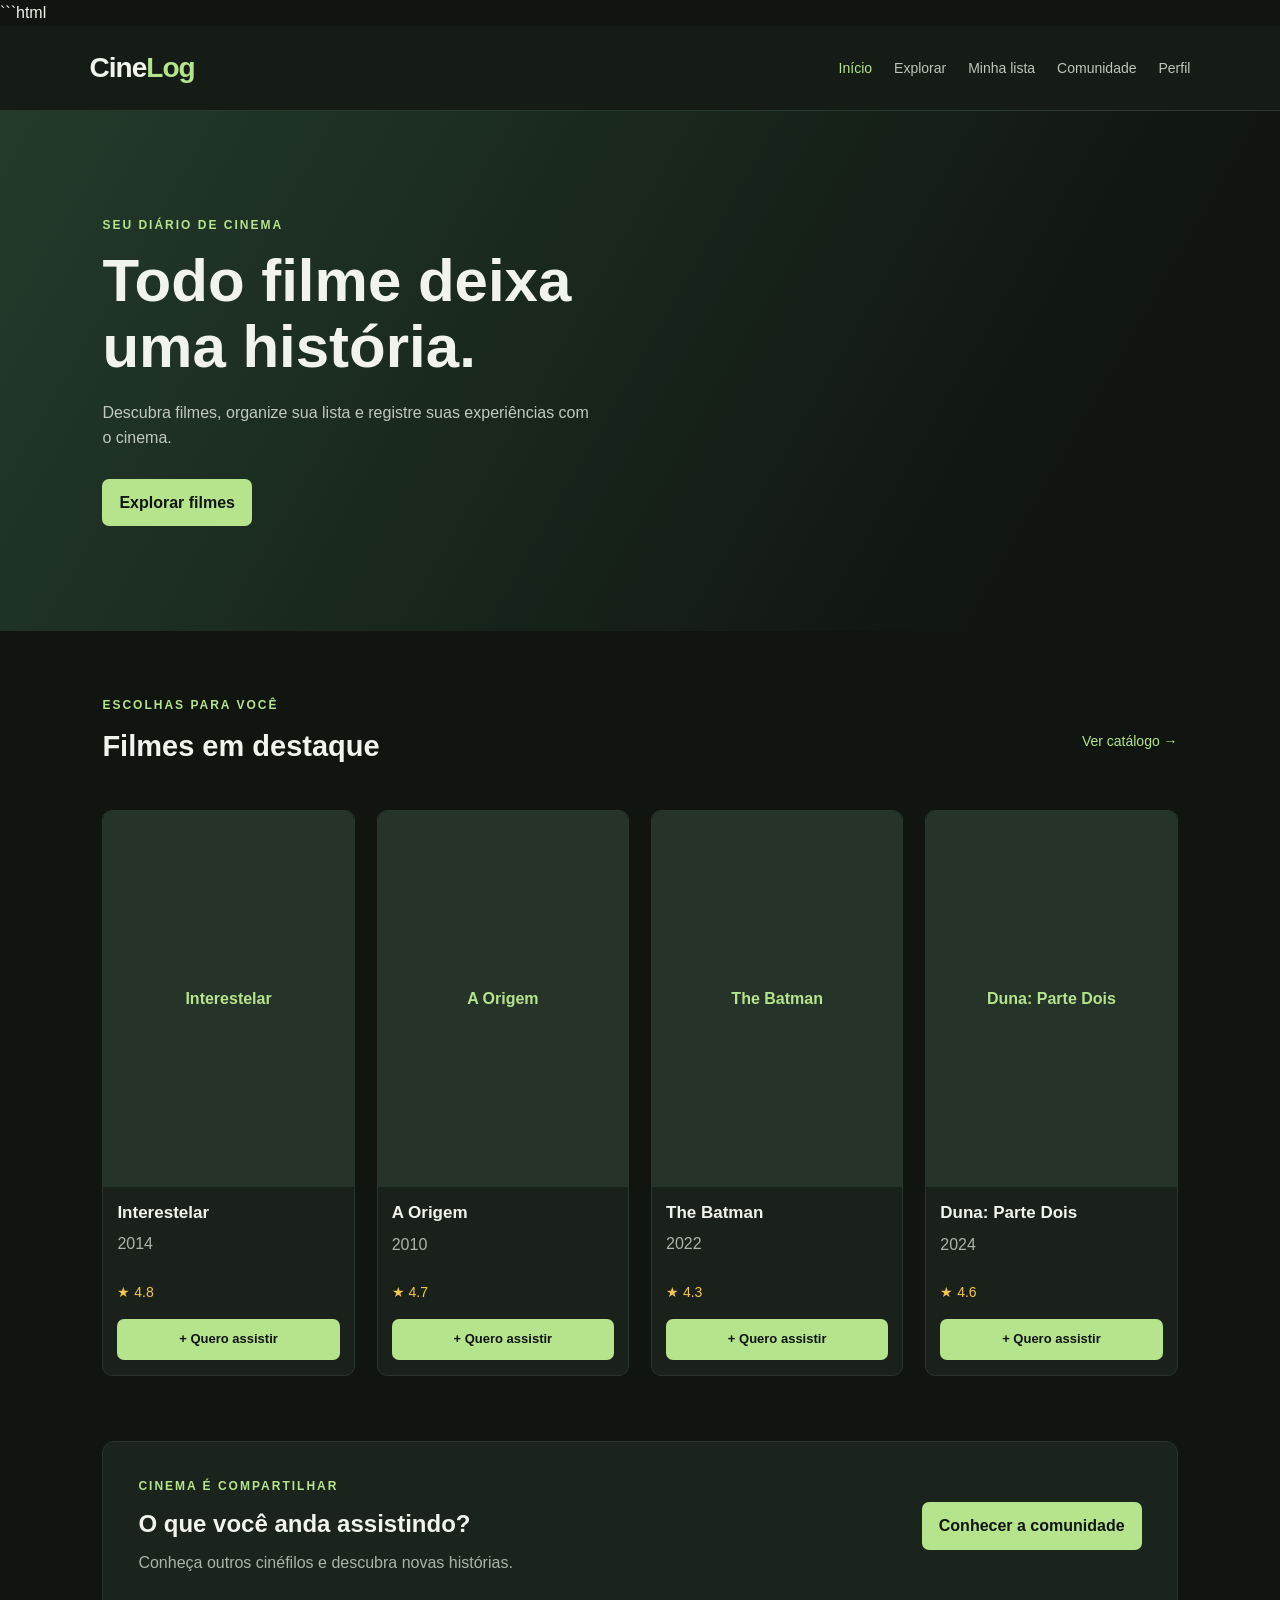
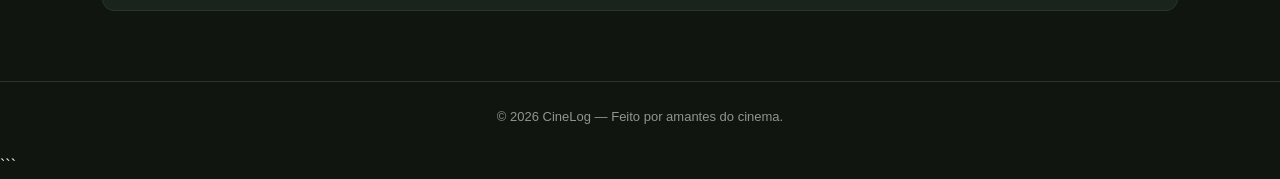
<file: index.html>
```html
<!DOCTYPE html>
<html lang="pt-BR">
<head>
    <meta charset="UTF-8">
    <meta name="viewport" content="width=device-width, initial-scale=1.0">
    <title>CineLog — Seu diário de cinema</title>
    <link rel="stylesheet" href="style.css">
    <script src="script.js" defer></script>
</head>
<body>
    <header class="cabecalho">
        <a href="index.html" class="logo">Cine<span>Log</span></a>
        <nav>
            <a href="index.html" class="ativo">Início</a>
            <a href="explorar.html">Explorar</a>
            <a href="lista.html">Minha lista</a>
            <a href="comunidade.html">Comunidade</a>
            <a href="perfil.html">Perfil</a>
        </nav>
    </header>

    <main>
        <section class="destaque">
            <p class="subtitulo">SEU DIÁRIO DE CINEMA</p>
            <h1>Todo filme deixa<br>uma história.</h1>
            <p>Descubra filmes, organize sua lista e registre suas experiências com o cinema.</p>
            <a href="explorar.html" class="botao">Explorar filmes</a>
        </section>

        <section class="secao">
            <div class="cabecalho-secao">
                <div>
                    <p class="subtitulo">ESCOLHAS PARA VOCÊ</p>
                    <h2>Filmes em destaque</h2>
                </div>
                <a href="explorar.html" class="link-ver">Ver catálogo →</a>
            </div>

            <div id="listaDestaque" class="lista-filmes"></div>
        </section>

        <section class="convite-comunidade">
            <div>
                <p class="subtitulo">CINEMA É COMPARTILHAR</p>
                <h2>O que você anda assistindo?</h2>
                <p>Conheça outros cinéfilos e descubra novas histórias.</p>
            </div>
            <a href="comunidade.html" class="botao">Conhecer a comunidade</a>
        </section>
    </main>

    <footer>
        <p>© 2026 CineLog — Feito por amantes do cinema.</p>
    </footer>
</body>
</html>
```
</file>
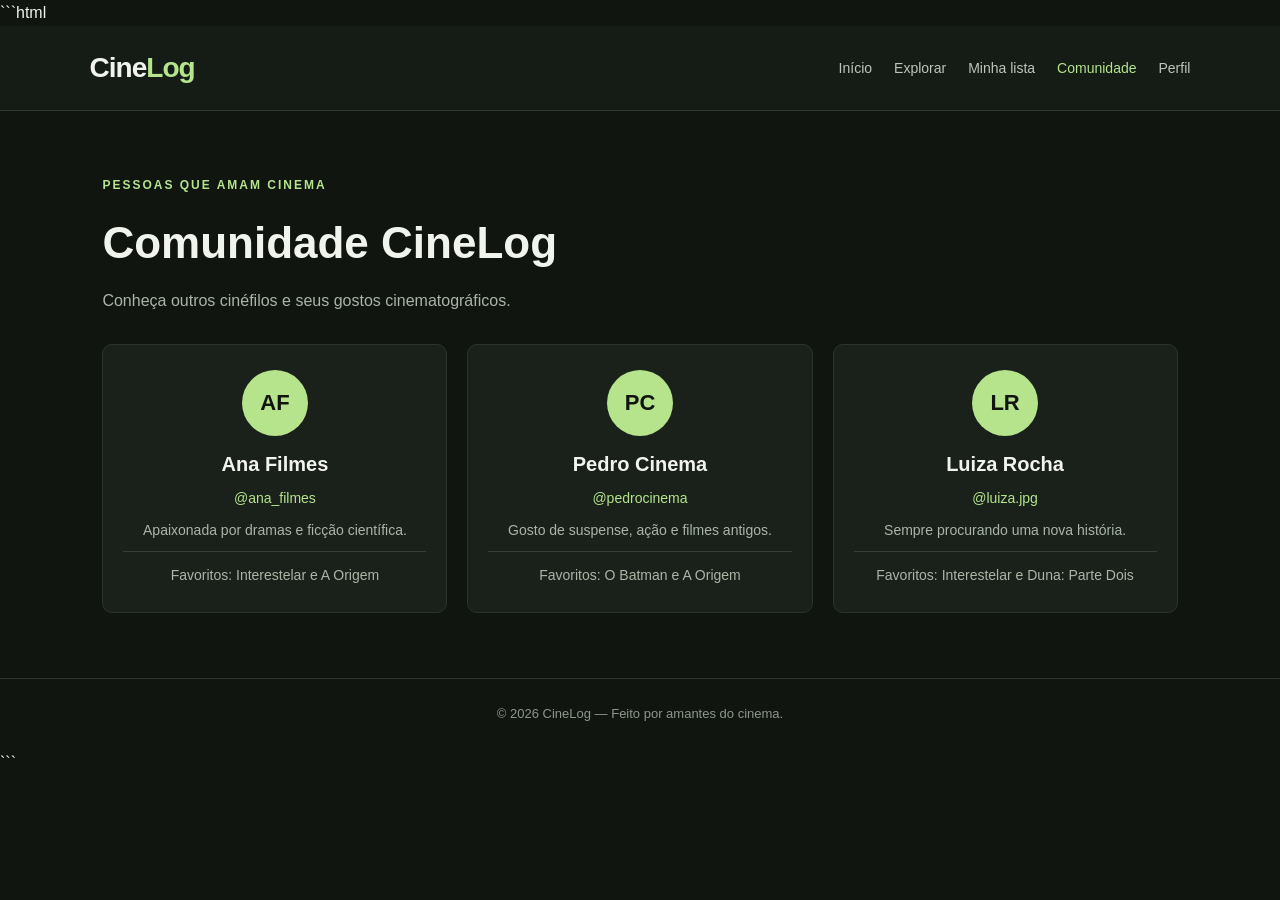
<file: comunidade.html>
```html
<!DOCTYPE html>
<html lang="pt-BR">
<head>
    <meta charset="UTF-8">
    <meta name="viewport" content="width=device-width, initial-scale=1.0">
    <title>Comunidade — CineLog</title>
    <link rel="stylesheet" href="style.css">
</head>
<body>
    <header class="cabecalho">
        <a href="index.html" class="logo">Cine<span>Log</span></a>
        <nav>
            <a href="index.html">Início</a>
            <a href="explorar.html">Explorar</a>
            <a href="lista.html">Minha lista</a>
            <a href="comunidade.html" class="ativo">Comunidade</a>
            <a href="perfil.html">Perfil</a>
        </nav>
    </header>

    <main class="secao">
        <p class="subtitulo">PESSOAS QUE AMAM CINEMA</p>
        <h1 class="titulo-pagina">Comunidade CineLog</h1>
        <p class="texto-secundario">Conheça outros cinéfilos e seus gostos cinematográficos.</p>

        <div class="lista-usuarios">
            <article class="cartao-usuario">
                <div class="avatar">AF</div>
                <h2>Ana Filmes</h2>
                <p class="usuario">@ana_filmes</p>
                <p>Apaixonada por dramas e ficção científica.</p>
                <p class="favoritos">Favoritos: Interestelar e A Origem</p>
            </article>

            <article class="cartao-usuario">
                <div class="avatar">PC</div>
                <h2>Pedro Cinema</h2>
                <p class="usuario">@pedrocinema</p>
                <p>Gosto de suspense, ação e filmes antigos.</p>
                <p class="favoritos">Favoritos: O Batman e A Origem</p>
            </article>

            <article class="cartao-usuario">
                <div class="avatar">LR</div>
                <h2>Luiza Rocha</h2>
                <p class="usuario">@luiza.jpg</p>
                <p>Sempre procurando uma nova história.</p>
                <p class="favoritos">Favoritos: Interestelar e Duna: Parte Dois</p>
            </article>
        </div>
    </main>

    <footer>
        <p>© 2026 CineLog — Feito por amantes do cinema.</p>
    </footer>
</body>
</html>
```
</file>
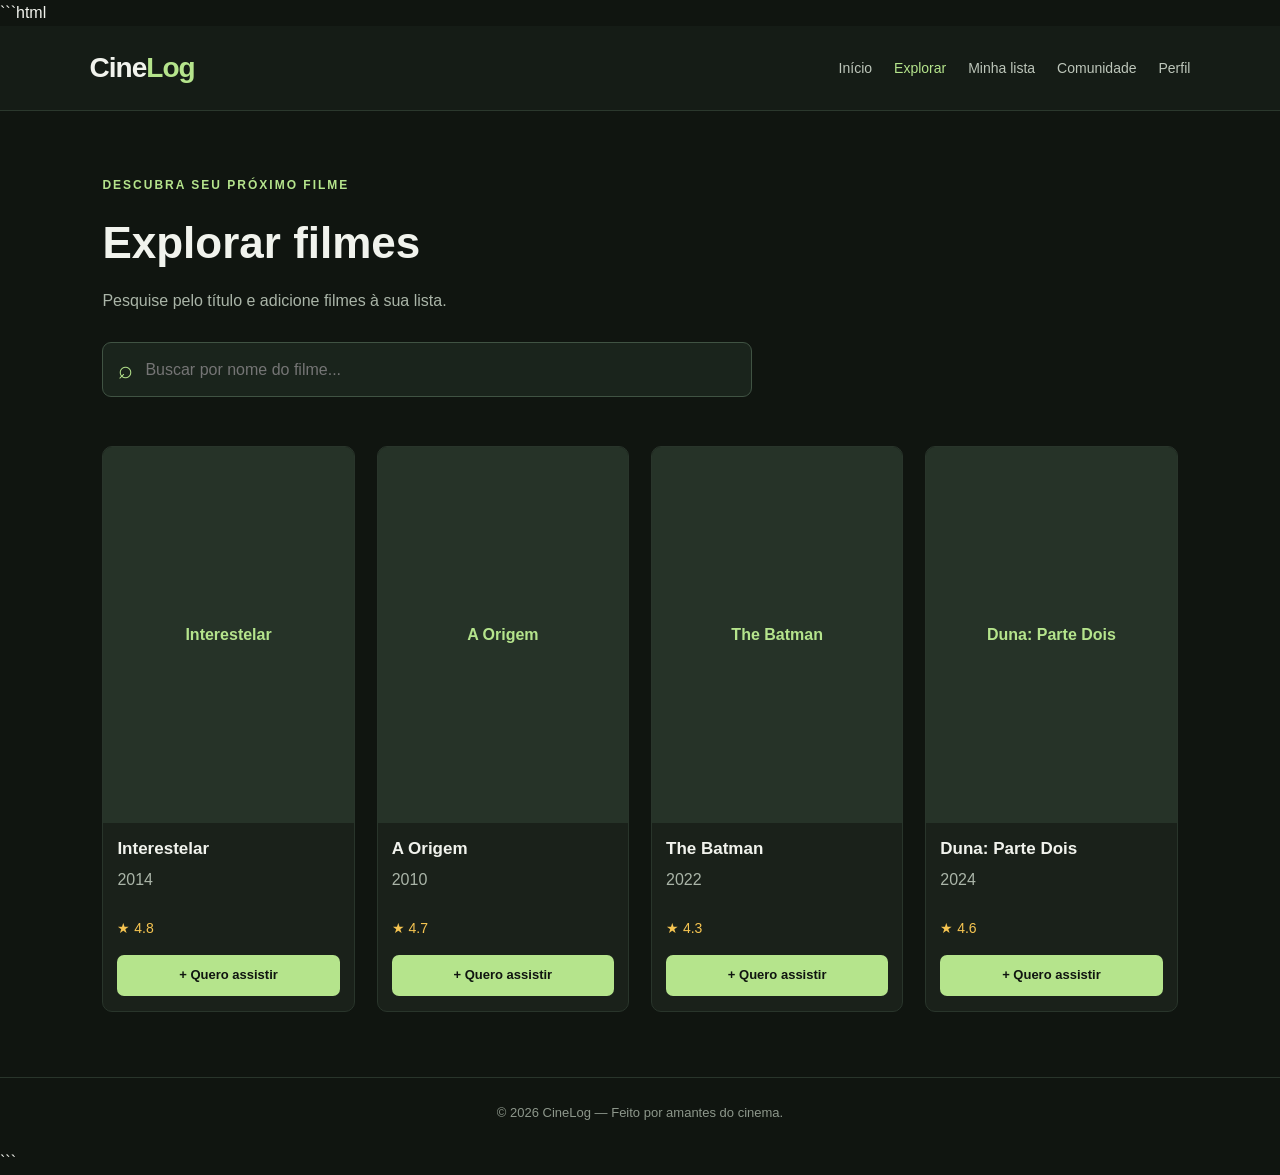
<file: explorar.html>
```html
<!DOCTYPE html>
<html lang="pt-BR">
<head>
    <meta charset="UTF-8">
    <meta name="viewport" content="width=device-width, initial-scale=1.0">
    <title>Explorar filmes — CineLog</title>
    <link rel="stylesheet" href="style.css">
    <script src="script.js" defer></script>
</head>
<body>
    <header class="cabecalho">
        <a href="index.html" class="logo">Cine<span>Log</span></a>
        <nav>
            <a href="index.html">Início</a>
            <a href="explorar.html" class="ativo">Explorar</a>
            <a href="lista.html">Minha lista</a>
            <a href="comunidade.html">Comunidade</a>
            <a href="perfil.html">Perfil</a>
        </nav>
    </header>

    <main class="secao">
        <p class="subtitulo">DESCUBRA SEU PRÓXIMO FILME</p>
        <h1 class="titulo-pagina">Explorar filmes</h1>
        <p class="texto-secundario">Pesquise pelo título e adicione filmes à sua lista.</p>

        <div class="barra-pesquisa">
            <span aria-hidden="true">⌕</span>
            <input
                type="search"
                id="pesquisaFilmes"
                placeholder="Buscar por nome do filme..."
                aria-label="Buscar filmes pelo título"
            >
        </div>

        <p id="resultadoPesquisa" class="texto-secundario" aria-live="polite"></p>
        <div id="listaFilmes" class="lista-filmes"></div>

        
    </main>

    <footer>
        <p>© 2026 CineLog — Feito por amantes do cinema.</p>
    </footer>
</body>
</html>
```
</file>
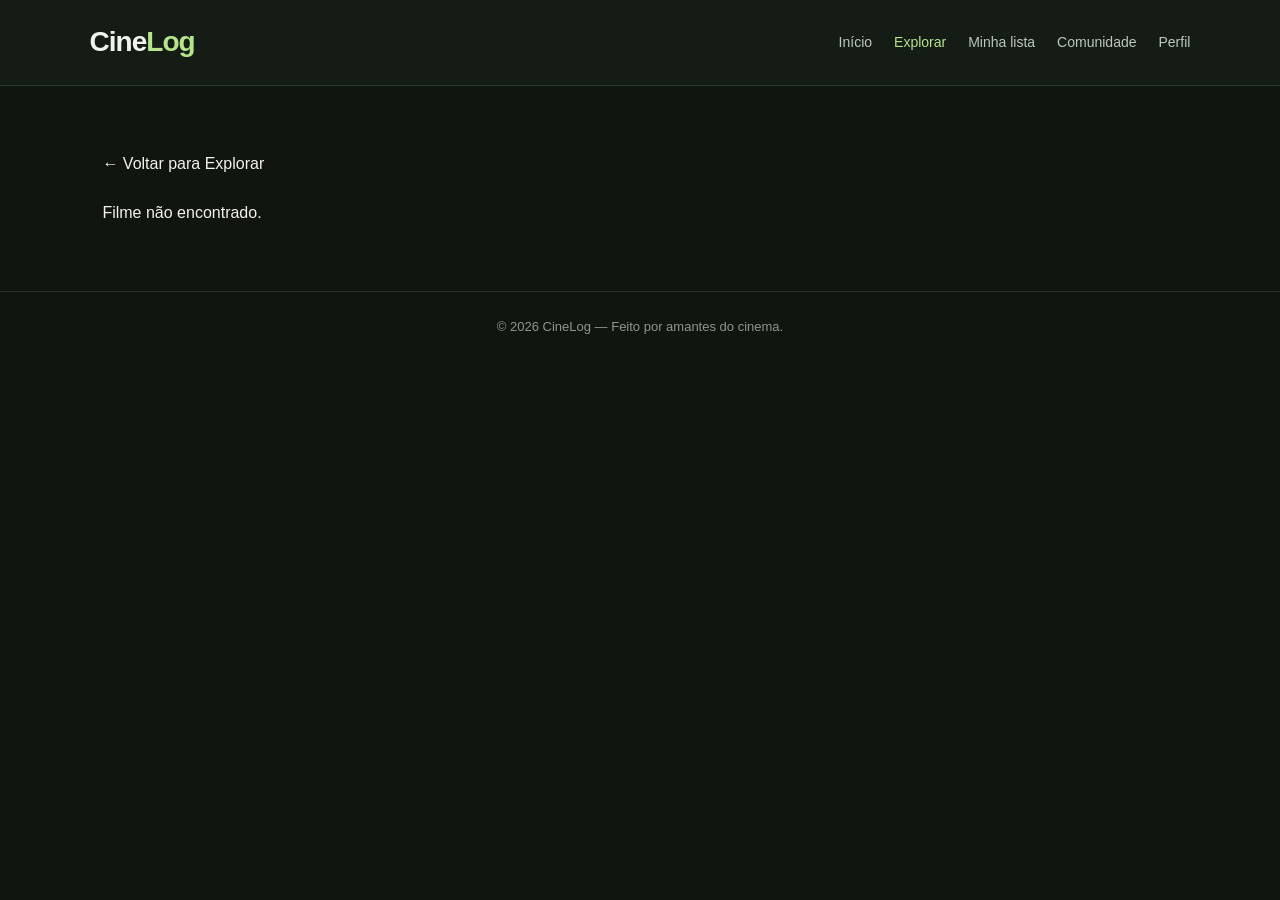
<file: filme.html>
<!DOCTYPE html>
<html lang="pt-BR">
<head>
    <meta charset="UTF-8">
    <meta name="viewport" content="width=device-width, initial-scale=1.0">
    <title>Detalhes do filme — CineLog</title>
    <link rel="stylesheet" href="style.css">
    <script src="script.js" defer></script>
</head>
<body>
    <header class="cabecalho">
        <a href="index.html" class="logo">Cine<span>Log</span></a>

        <nav>
            <a href="index.html">Início</a>
            <a href="explorar.html" class="ativo">Explorar</a>
            <a href="lista.html">Minha lista</a>
            <a href="comunidade.html">Comunidade</a>
            <a href="perfil.html">Perfil</a>
        </nav>
    </header>

    <main class="secao">
        <a href="explorar.html" class="voltar-filmes">
            ← Voltar para Explorar
        </a>

        <div id="detalhesFilme">
            <p class="texto-secundario">Carregando filme...</p>
        </div>
    </main>

    <footer>
        <p>© 2026 CineLog — Feito por amantes do cinema.</p>
    </footer>
</body>
</html>
</file>
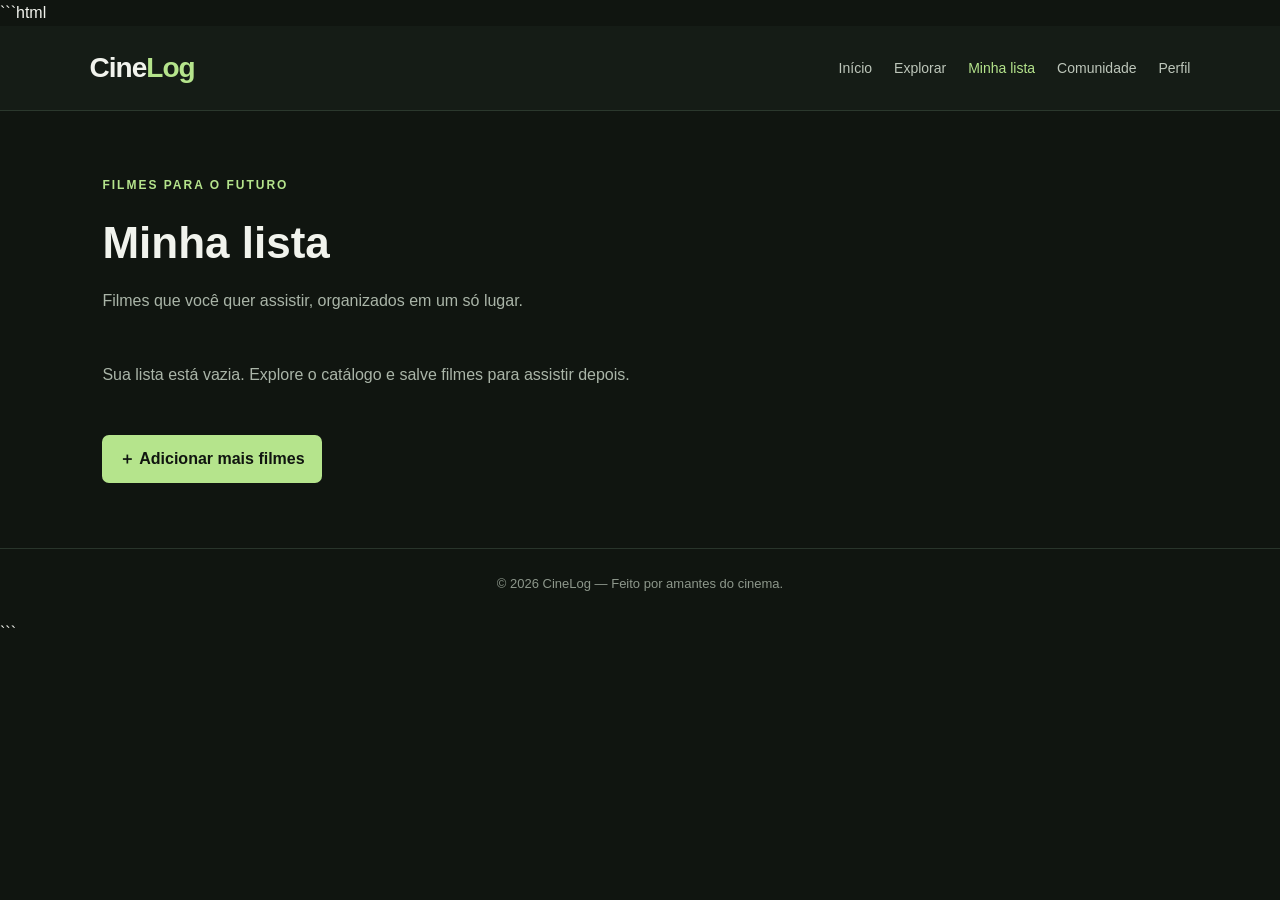
<file: lista.html>
```html
<!DOCTYPE html>
<html lang="pt-BR">
<head>
    <meta charset="UTF-8">
    <meta name="viewport" content="width=device-width, initial-scale=1.0">
    <title>Minha lista — CineLog</title>
    <link rel="stylesheet" href="style.css">
    <script src="script.js" defer></script>
</head>
<body>
    <header class="cabecalho">
        <a href="index.html" class="logo">Cine<span>Log</span></a>
        <nav>
            <a href="index.html">Início</a>
            <a href="explorar.html">Explorar</a>
            <a href="lista.html" class="ativo">Minha lista</a>
            <a href="comunidade.html">Comunidade</a>
            <a href="perfil.html">Perfil</a>
        </nav>
    </header>

    <main class="secao">
        <p class="subtitulo">FILMES PARA O FUTURO</p>
        <h1 class="titulo-pagina">Minha lista</h1>
        <p class="texto-secundario">Filmes que você quer assistir, organizados em um só lugar.</p>

        <div id="listaAssistir" class="lista-salva"></div>

        <a href="explorar.html" class="botao">＋ Adicionar mais filmes</a>
    </main>

    <footer>
        <p>© 2026 CineLog — Feito por amantes do cinema.</p>
    </footer>
</body>
</html>
```
</file>
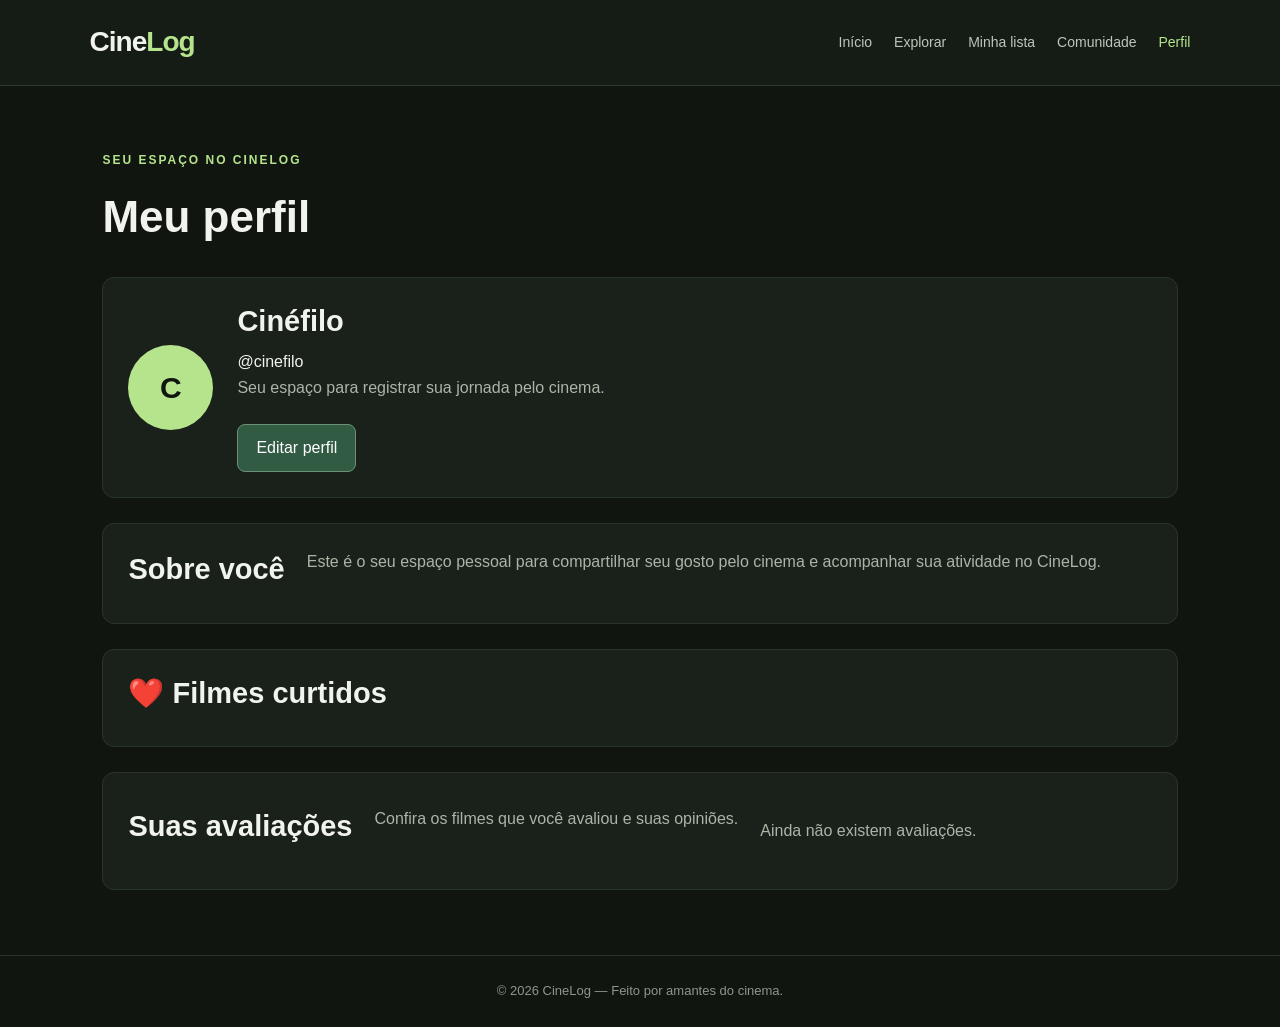
<file: perfil.html>
<!DOCTYPE html>
<html lang="pt-BR">
<head>
    <meta charset="UTF-8">
    <meta name="viewport" content="width=device-width, initial-scale=1.0">
    <title>Meu perfil — CineLog</title>
    <link rel="stylesheet" href="style.css">
    <script src="perfil.js" defer></script>
    <script src="script.js" defer></script>
</head>
<body>
    <header class="cabecalho">
        <a href="index.html" class="logo">Cine<span>Log</span></a>
        <nav>
            <a href="index.html">Início</a>
            <a href="explorar.html">Explorar</a>
            <a href="lista.html">Minha lista</a>
            <a href="comunidade.html">Comunidade</a>
            <a href="perfil.html" class="ativo">Perfil</a>
        </nav>
    </header>

    <main class="secao">
        <p class="subtitulo">SEU ESPAÇO NO CINELOG</p>
        <h1 class="titulo-pagina">Meu perfil</h1>

        <section class="painel-perfil perfil-principal">
            <div class="avatar avatar-grande" id="avatarPerfil">C</div>

            <div class="dados-perfil">
                <h2 id="nomeExibido">Cinéfilo</h2>
                <p class="usuario" id="usuarioExibido">@cinefilo</p>
                <p class="texto-secundario" id="bioExibida">
                    Seu espaço para registrar sua jornada pelo cinema.
                </p>
                <button type="button" id="botaoEditar">Editar perfil</button>
            </div>
        </section>

        <section class="painel-perfil" id="areaEdicao" hidden>
            <h2>Editar informações</h2>

            <form id="formPerfil">
                <label for="nome">Nome de exibição</label>
                <input type="text" id="nome" maxlength="40" required>

                <label for="usuario">Nome de usuário</label>
                <input type="text" id="usuario" maxlength="20"
                       pattern="[A-Za-z0-9_.]+"
                       title="Use letras, números, ponto ou underline"
                       required>

                <label for="bio">Biografia</label>
                <textarea id="bio" rows="4" maxlength="180"
                          placeholder="Conte um pouco sobre você e seus filmes favoritos"></textarea>

                <label for="avatarInicial">Inicial do avatar</label>
                <input type="text" id="avatarInicial" maxlength="2"
                       placeholder="Ex.: C">

                <div class="botoes-perfil">
                    <button type="submit">Salvar alterações</button>
                    <button type="button" id="botaoCancelar">Cancelar</button>
                </div>

                <p id="mensagemPerfil" role="status"></p>
            </form>
        </section>

        <section class="painel-perfil">
            <h2>Sobre você</h2>
            <p class="texto-secundario">
                Este é o seu espaço pessoal para compartilhar seu gosto
                pelo cinema e acompanhar sua atividade no CineLog.
            </p>
        </section>

        <section class="painel-perfil">
            <h2>❤️ Filmes curtidos</h2>
            <div id="listaCurtidos"></div>
</section>

        
        <section class="painel-perfil">
            <h2>Suas avaliações</h2>
            <p class="texto-secundario">
                 Confira os filmes que você avaliou e suas opiniões.
            </p>
                <div id="listaAvaliacoes"></div>
</section>

    </main>

    <footer>
        <p>© 2026 CineLog — Feito por amantes do cinema.</p>
    </footer>
</body>
</html>
</file>
<file: style.css>
/* ===== BASE ===== */
* {
    margin: 0;
    padding: 0;
    box-sizing: border-box;
}

html {
    scroll-behavior: smooth;
}

body {
    background: #101510;
    color: #f1f3ed;
    font-family: Arial, sans-serif;
    line-height: 1.6;
}

a {
    color: inherit;
    text-decoration: none;
}

button,
input {
    font: inherit;
}

/* ===== CABEÇALHO ===== */
.cabecalho {
    display: flex;
    justify-content: space-between;
    align-items: center;
    gap: 24px;
    padding: 20px 7%;
    background: #151c16;
    border-bottom: 1px solid #2b382d;
    flex-wrap: wrap;
}

.logo {
    font-size: 28px;
    font-weight: bold;
    letter-spacing: -1px;
}

.logo span {
    color: #b5e48c;
}

nav {
    display: flex;
    flex-wrap: wrap;
    gap: 22px;
}

nav a {
    color: #bdc6ba;
    font-size: 14px;
    transition: color 0.2s;
}

nav a:hover,
nav a.ativo {
    color: #b5e48c;
}

/* ===== BOTÕES ===== */
.botao,
button {
    display: inline-block;
    padding: 11px 17px;
    border: 0;
    border-radius: 7px;
    background: #b5e48c;
    color: #101510;
    font-weight: bold;
    cursor: pointer;
    transition: background 0.2s, transform 0.2s;
}

.botao:hover,
button:hover {
    background: #d0f5ad;
    transform: translateY(-1px);
}

/* ===== DESTAQUE DA HOME ===== */
.destaque {
    padding: 105px 8%;
    background: linear-gradient(120deg, #233b2b, #101510 80%);
}

.subtitulo {
    color: #b5e48c;
    font-size: 12px;
    font-weight: bold;
    letter-spacing: 2px;
    margin-bottom: 12px;
}

.destaque h1 {
    font-size: clamp(38px, 6vw, 60px);
    line-height: 1.1;
    margin-bottom: 20px;
}

.destaque > p:not(.subtitulo) {
    max-width: 490px;
    color: #c1c9bf;
    margin-bottom: 28px;
}

.secao {
    padding: 65px 8%;
}

.cabecalho-secao {
    display: flex;
    align-items: center;
    justify-content: space-between;
    gap: 18px;
    margin-bottom: 25px;
}

h2 {
    line-height: 1.3;
}

.secao h2 {
    font-size: 29px;
    margin-bottom: 20px;
}

.link-ver {
    color: #b5e48c;
    font-size: 14px;
}

.titulo-pagina {
    font-size: clamp(32px, 5vw, 44px);
    margin-bottom: 10px;
}

.texto-secundario {
    color: #aab5a8;
    margin-bottom: 24px;
}

/* ===== PESQUISA ===== */
.barra-pesquisa {
    display: flex;
    align-items: center;
    gap: 12px;
    max-width: 650px;
    margin: 28px 0 12px;
    padding: 0 15px;
    background: #1a241c;
    border: 1px solid #405343;
    border-radius: 9px;
}

.barra-pesquisa span {
    font-size: 25px;
    color: #b5e48c;
}

#pesquisaFilmes {
    width: 100%;
    min-width: 0;
    padding: 14px 0;
    color: white;
    background: transparent;
    border: 0;
    outline: none;
}

#pesquisaFilmes:focus {
    outline: none;
}

#resultadoPesquisa {
    min-height: 25px;
    color: #b5e48c;
    font-size: 14px;
    margin-bottom: 12px;
}

/* ===== CATÁLOGO ===== */
.lista-filmes {
    display: grid;
    grid-template-columns: repeat(4, minmax(0, 1fr));
    gap: 22px;
}

.filme {
    min-width: 0;
    overflow: hidden;
    background: #1a211a;
    border: 1px solid #29352b;
    border-radius: 10px;
    transition: transform 0.2s, border-color 0.2s;
}

.filme:hover {
    transform: translateY(-4px);
    border-color: #57775b;
}

.filme img {
    display: block;
    width: 100%;
    aspect-ratio: 2 / 3;
    object-fit: cover;
    background: #263328;
}

.poster-indisponivel {
    display: flex;
    align-items: center;
    justify-content: center;
    text-align: center;
    aspect-ratio: 2 / 3;
    padding: 15px;
    background: #263328;
    color: #b5e48c;
    font-weight: bold;
}

.info-filme {
    padding: 14px 14px 8px;
}

.info-filme h3 {
    font-size: 17px;
    line-height: 1.4;
    margin-bottom: 7px;
}

.nota {
    color: #f5c451;
    font-size: 14px;
}

.filme button {
    width: calc(100% - 28px);
    margin: 8px 14px 15px;
    padding: 10px 7px;
    font-size: 13px;
}

.filme button.na-lista {
    background: #2b4532;
    color: #d5f3c1;
    border: 1px solid #527653;
}

/* ===== MINHA LISTA ===== */
.lista-salva {
    display: grid;
    gap: 13px;
    margin: 28px 0;
}

.item-lista {
    display: flex;
    align-items: center;
    justify-content: space-between;
    gap: 18px;
    padding: 15px 18px;
    background: #1a211a;
    border: 1px solid #29352b;
    border-radius: 9px;
}

.item-lista span {
    overflow-wrap: anywhere;
}

.item-lista button {
    flex-shrink: 0;
    background: #29352b;
    color: #f1f3ed;
}

.item-lista button:hover {
    background: #405343;
}

.vazio {
    padding: 20px 0;
    color: #aab5a8;
}

/* ===== PERFIL ===== */
.painel-perfil {
    display: flex;
    align-items: center;
    gap: 22px;
    padding: 25px;
    margin-top: 25px;
    background: #1a211a;
    border: 1px solid #29352b;
    border-radius: 12px;
}

.painel-perfil h2 {
    margin-bottom: 8px;
}

.avatar {
    display: flex;
    justify-content: center;
    align-items: center;
    width: 66px;
    height: 66px;
    flex-shrink: 0;
    margin: 0 auto 15px;
    border-radius: 50%;
    background: #b5e48c;
    color: #101510;
    font-size: 22px;
    font-weight: bold;
}

.avatar-grande {
    width: 85px;
    height: 85px;
    margin: 0;
    font-size: 30px;
}

/* ===== COMUNIDADE ===== */
.lista-usuarios {
    display: grid;
    grid-template-columns: repeat(3, minmax(0, 1fr));
    gap: 20px;
    margin-top: 30px;
}

.cartao-usuario {
    padding: 25px 20px;
    text-align: center;
    background: #1a211a;
    border: 1px solid #29352b;
    border-radius: 10px;
}

.cartao-usuario h2 {
    font-size: 20px;
    margin-bottom: 4px;
}

.cartao-usuario p {
    color: #aab5a8;
    font-size: 14px;
    margin-top: 10px;
}

.cartao-usuario .usuario {
    color: #b5e48c;
}

.cartao-usuario .favoritos {
    padding-top: 12px;
    border-top: 1px solid #344034;
}

/* ===== CONVITE DA HOME ===== */
.convite-comunidade {
    display: flex;
    justify-content: space-between;
    align-items: center;
    gap: 25px;
    margin: 0 8% 70px;
    padding: 35px;
    background: #1a241c;
    border: 1px solid #29352b;
    border-radius: 12px;
}

.convite-comunidade h2 {
    margin-bottom: 10px;
}

.convite-comunidade p:not(.subtitulo) {
    color: #aab5a8;
}

/* ===== RODAPÉ ===== */
footer {
    padding: 25px;
    text-align: center;
    color: #8d978b;
    border-top: 1px solid #29352b;
    font-size: 13px;
}

/* ===== TELAS MENORES ===== */
@media (max-width: 950px) {
    .lista-filmes {
        grid-template-columns: repeat(3, minmax(0, 1fr));
    }

    .lista-usuarios {
        grid-template-columns: repeat(2, minmax(0, 1fr));
    }
}

@media (max-width: 650px) {
    .cabecalho {
        flex-direction: column;
        align-items: flex-start;
    }

    nav {
        gap: 14px;
    }

    .destaque {
        padding: 70px 8%;
    }

    .secao {
        padding: 45px 6%;
    }

    .lista-filmes {
        grid-template-columns: repeat(2, minmax(0, 1fr));
        gap: 14px;
    }

    .lista-usuarios {
        grid-template-columns: 1fr;
    }

    .convite-comunidade {
        flex-direction: column;
        align-items: flex-start;
        margin: 0 6% 45px;
        padding: 25px;
    }

    .cabecalho-secao {
        align-items: flex-start;
        flex-direction: column;
    }
}

@media (max-width: 380px) {
    .lista-filmes {
        grid-template-columns: 1fr;
    }

    .item-lista {
        align-items: flex-start;
        flex-direction: column;
    }

    .painel-perfil {
        align-items: flex-start;
        flex-direction: column;
    }
}


/* Organiza as informações principais do perfil */
.perfil-principal {
    display: flex;
    align-items: center;
    gap: 24px;
}

.dados-perfil {
    flex: 1;
    min-width: 0;
}

.dados-perfil h2 {
    margin-top: 0;
    margin-bottom: 8px;
}

#areaEdicao[hidden] {
    display: none;
}

/* Organiza os campos do formulário */
#formPerfil {
    display: flex;
    flex-direction: column;
    gap: 10px;
}

#formPerfil input,
#formPerfil textarea {
    width: 100%;
    box-sizing: border-box;
    padding: 12px;
    border: 1px solid #456052;
    border-radius: 8px;
    background: #172820;
    color: #ffffff;
    font: inherit;
}

#formPerfil label {
    margin-top: 8px;
    font-weight: bold;
}

.botoes-perfil {
    display: flex;
    flex-wrap: wrap;
    gap: 10px;
    margin-top: 12px;
}

.botoes-perfil button,
#botaoEditar {
    padding: 10px 18px;
    border: 1px solid #6b9279;
    border-radius: 8px;
    background: #315b43;
    color: white;
    cursor: pointer;
    font: inherit;
}

.botoes-perfil button:hover,
#botaoEditar:hover {
    background: #417653;
}

#botaoCancelar {
    background: transparent;
}

#mensagemPerfil {
    color: #a8dcb5;
}

@media (max-width: 500px) {
    .perfil-principal {
        align-items: flex-start;
        gap: 14px;
    }

    .avatar-grande {
        flex-shrink: 0;
    }
}


/* Página de detalhes do filme */
.voltar-filmes {
    display: inline-block;
    margin-bottom: 24px;
    color: inherit;
    text-decoration: none;
}

.detalhes-filme {
    display: flex;
    align-items: flex-start;
    gap: 28px;
}

.poster-detalhes {
    width: 240px;
    max-width: 40%;
    height: auto;
    border-radius: 10px;
}

.informacoes-detalhes {
    flex: 1;
    min-width: 0;
}

.informacoes-detalhes h1 {
    margin-top: 0;
}

.informacoes-detalhes p {
    line-height: 1.7;
}

.informacoes-detalhes button {
    margin-top: 16px;
}

@media (max-width: 600px) {
    .detalhes-filme {
        flex-direction: column;
    }

    .poster-detalhes {
        width: 180px;
        max-width: 100%;
    }
}

/* Espaço entre os botões da página do filme */
.informacoes-detalhes button {
    margin: 8px 5px 8px 0;
    padding: 10px 16px;
    border: none;
    border-radius: 6px;
    cursor: pointer;
}

/* Área de avaliação */
.painel-avaliacao {
    margin-top: 30px;
    padding: 20px;
    border-radius: 10px;
    background-color: #222;
}

.painel-avaliacao form {
    display: flex;
    flex-direction: column;
    gap: 10px;
}

.painel-avaliacao select,
.painel-avaliacao textarea {
    padding: 10px;
    border-radius: 5px;
    border: 1px solid #555;
}

.painel-avaliacao textarea {
    min-height: 100px;
    resize: vertical;
}

/* Avaliações publicadas */
.cartao-avaliacao {
    margin-top: 15px;
    padding: 15px;
    border-radius: 8px;
    background-color: #333;
    overflow-wrap: anywhere;
}

/* Filmes curtidos no perfil */
#listaCurtidos {
    display: flex;
    flex-wrap: wrap;
    gap: 16px;
}

.cartao-curtido {
    width: 140px;
    color: inherit;
    text-decoration: none;
}

.cartao-curtido img {
    width: 100%;
    border-radius: 8px;
}

.cartao-curtido h3 {
    font-size: 16px;
}
</file>
